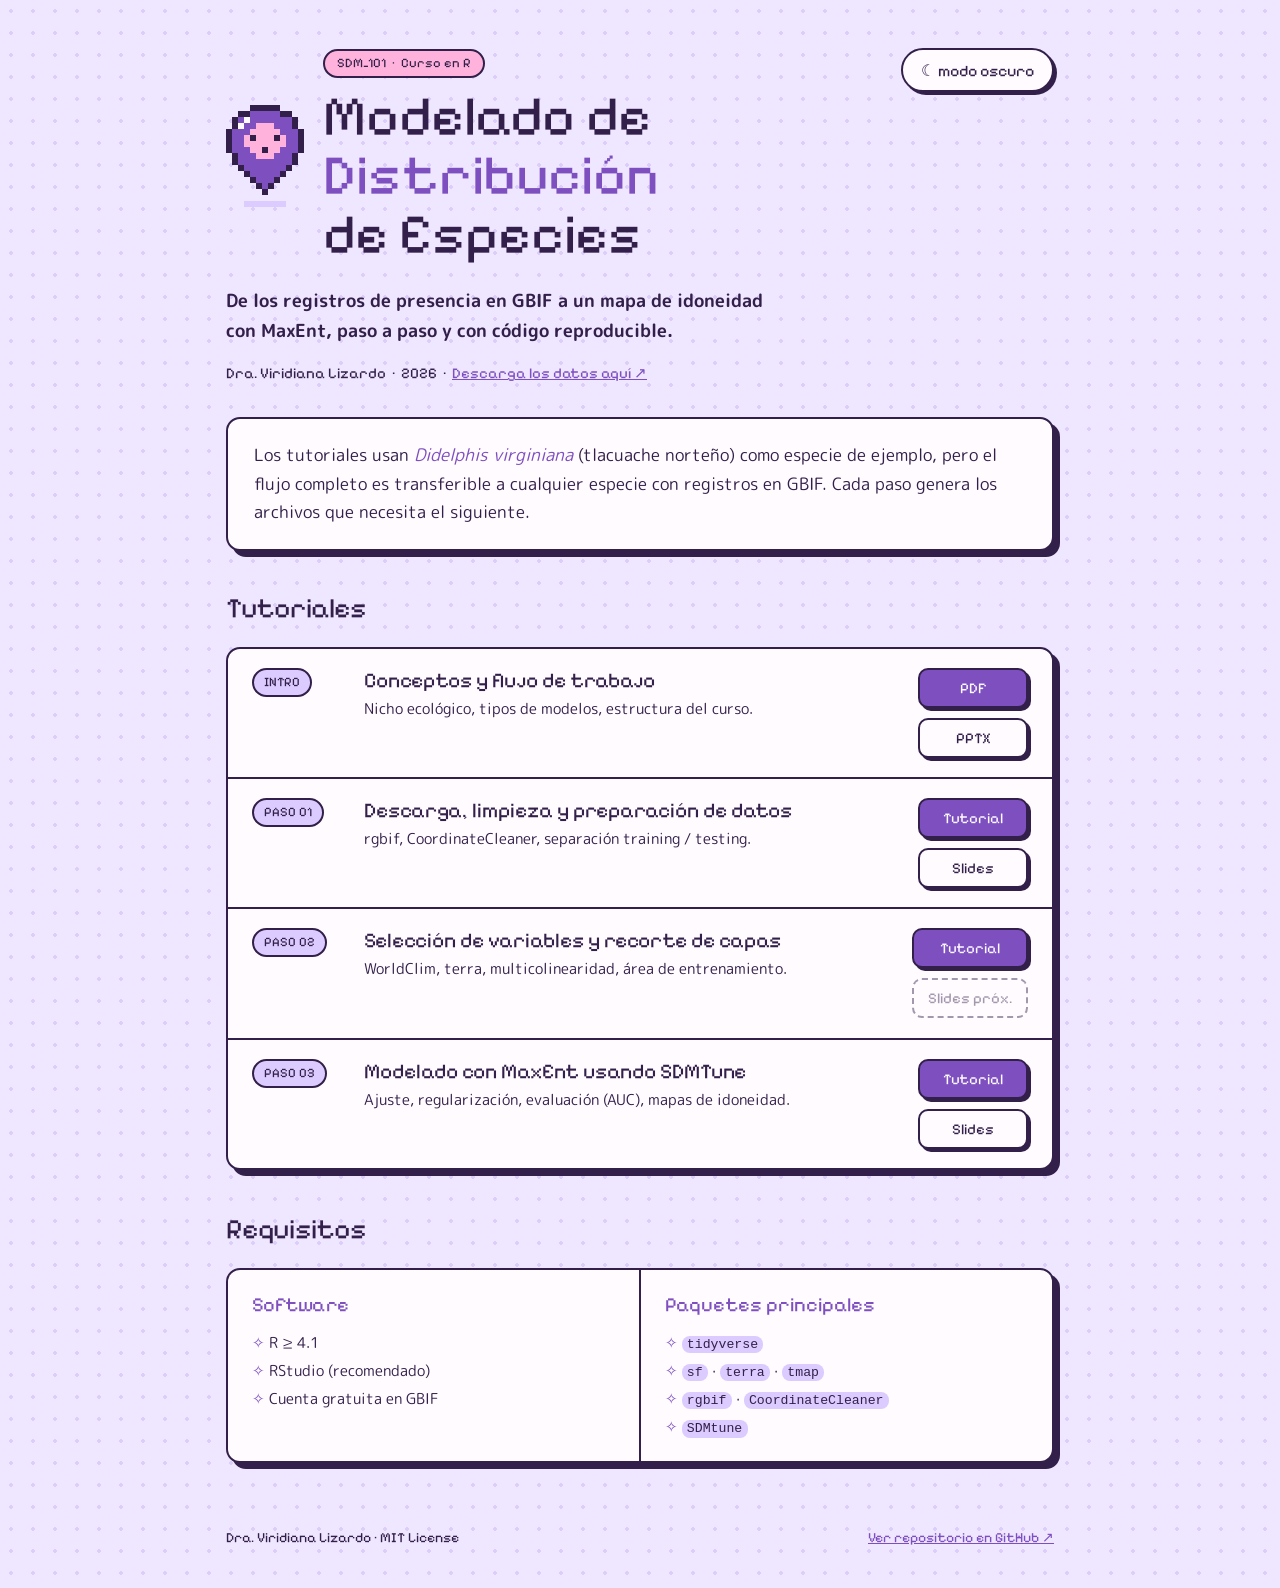
<file: docs/index.html>
<!DOCTYPE html>
<html lang="es">
<head>
  <meta charset="UTF-8">
  <meta name="viewport" content="width=device-width, initial-scale=1.0">
  <title>SDM 101 — Modelado de Distribución de Especies en R</title>
  <link rel="preconnect" href="https://fonts.googleapis.com">
  <link rel="preconnect" href="https://fonts.gstatic.com" crossorigin>
  <link href="https://fonts.googleapis.com/css2?family=Pixelify+Sans:wght@400;600;700&family=M+PLUS+Rounded+1c:wght@400;700;800&display=swap" rel="stylesheet">
  <script>
    // Mismo modo claro/oscuro que viridianalizardo.github.io (comparten localStorage por estar en el mismo dominio)
    (function () {
      var m = null;
      try { m = localStorage.getItem("modo"); } catch (e) {}
      if (!m) m = window.matchMedia("(prefers-color-scheme: dark)").matches ? "oscuro" : "claro";
      document.documentElement.setAttribute("data-modo", m);
    })();
  </script>
  <style>
    *, *::before, *::after { box-sizing: border-box; margin: 0; padding: 0; }

    /* ── PALETA (copiada de estilos.scss del sitio principal) ── */
    :root {
      --bg: #efe6ff;
      --paper: #fffbff;
      --ink: #33204a;
      --line: #33204a;
      --acc: #7d4fbf;
      --onacc: #fffbff;
      --soft: #dccbff;
      --pop: #ffb3dc;
      --dot: #dccdfa;
      --px: "Pixelify Sans", monospace;
      --sans: "M PLUS Rounded 1c", system-ui, sans-serif;
    }
    :root[data-modo="oscuro"] {
      --bg: #140a0c;
      --paper: #211014;
      --ink: #ffe4e8;
      --line: #ff7a8f;
      --acc: #ff5c72;
      --onacc: #140a0c;
      --soft: #3b1820;
      --pop: #7d2238;
      --dot: #2a1216;
      color-scheme: dark;
    }

    html { scroll-behavior: smooth; }

    body {
      background-color: var(--bg);
      background-image: radial-gradient(var(--dot) 2px, transparent 2px);
      background-size: 22px 22px;
      color: var(--ink);
      font-family: var(--sans);
      font-size: 1.05rem;
      line-height: 1.6;
      min-height: 100vh;
    }
    a { color: var(--acc); }
    ::selection { background: var(--pop); color: var(--ink); }

    /* ── HEADER ── */
    header {
      padding: 3rem 16px 2rem;
      max-width: 860px;
      margin: 0 auto;
    }

    .header-top {
      display: flex;
      align-items: center;
      gap: 1.2rem;
      margin-bottom: 1.4rem;
    }

    /* Logo en pixel art (mismo estilo que el escarabajo del sitio) */
    .logo {
      width: 78px;
      height: 102px;
      flex-shrink: 0;
      overflow: visible;
    }
    .logo .d { fill: var(--ink); }
    .logo .b { fill: var(--acc); }
    .logo .h { fill: var(--pop); }
    .logo .w { fill: var(--paper); }
    .logo .s { fill: var(--soft); }
    .logo .pin { animation: brinca .9s steps(2, end) infinite; }
    @keyframes brinca { 50% { transform: translateY(-1px); } }

    /* Botón de modo (igual que .boton-modo del sitio) */
    .boton-modo {
      margin-left: auto;
      align-self: flex-start;
      min-height: 44px;
      padding: 8px 18px;
      font-family: var(--px);
      font-size: 16px;
      color: var(--ink);
      background: var(--paper);
      border: 2px solid var(--line);
      border-radius: 999px;
      box-shadow: 3px 3px 0 var(--line);
      cursor: pointer;
      white-space: nowrap;
      transition: transform .08s, box-shadow .08s;
    }
    .boton-modo:hover { transform: translate(-2px, -2px); box-shadow: 5px 5px 0 var(--line); }

    .eyebrow {
      display: inline-block;
      font-family: var(--px);
      font-size: 13px;
      padding: 2px 12px;
      border: 2px solid var(--line);
      border-radius: 999px;
      background: var(--pop);
      color: var(--ink);
      margin-bottom: 0.6rem;
    }

    h1 {
      font-family: var(--px);
      font-size: clamp(36px, 6vw, 56px);
      font-weight: 400;
      color: var(--ink);
      line-height: 1.05;
    }

    h1 span { color: var(--acc); }

    .subtitle {
      font-size: 1.15rem;
      font-weight: 700;
      max-width: 560px;
      margin-bottom: 1rem;
    }

    .meta {
      font-family: var(--px);
      font-size: 15px;
    }

    .meta a { color: var(--acc); }
    .meta a:hover { color: var(--ink); }

    /* ── MAIN ── */
    main {
      max-width: 860px;
      margin: 0 auto;
      padding: 0 16px 3rem;
    }

    /* ── INTRO (como ventana) ── */
    .intro {
      background: var(--paper);
      border: 2px solid var(--line);
      border-radius: 14px;
      box-shadow: 6px 6px 0 var(--line);
      padding: 22px 26px;
      font-size: 1.08rem;
      line-height: 1.65;
    }

    .intro em { font-style: italic; color: var(--acc); }

    /* ── STEPS ── */
    .steps-label, .req-section h2 {
      font-family: var(--px);
      font-size: 28px;
      font-weight: 400;
      color: var(--ink);
      padding-top: 2.2rem;
      margin-bottom: 1rem;
    }

    .steps {
      display: flex;
      flex-direction: column;
      background: var(--paper);
      border: 2px solid var(--line);
      border-radius: 14px;
      box-shadow: 6px 6px 0 var(--line);
      overflow: hidden;
    }

    .step {
      display: grid;
      grid-template-columns: 5.5rem 1fr auto;
      align-items: start;
      gap: 0 1.5rem;
      padding: 1.2rem 1.5rem;
      border-bottom: 2px solid var(--line);
      transition: background 0.15s;
    }
    .step:last-child { border-bottom: 0; }
    .step:hover { background: var(--soft); }

    .step-num {
      align-self: start;
      justify-self: start;
      font-family: var(--px);
      font-size: 13px;
      padding: 2px 10px;
      border: 2px solid var(--line);
      border-radius: 999px;
      background: var(--soft);
      white-space: nowrap;
    }
    .step:hover .step-num { background: var(--pop); }

    .step-title {
      font-family: var(--px);
      font-size: 21px;
      line-height: 1.2;
      margin-bottom: 0.3rem;
    }

    .step-desc { font-size: 15px; line-height: 1.5; }

    .step-links {
      display: flex;
      flex-direction: column;
      align-items: stretch;
      gap: 10px;
      min-width: 110px;
    }

    /* Botones = .botonera .boton del sitio */
    .btn {
      display: inline-flex;
      align-items: center;
      justify-content: center;
      min-height: 40px;
      padding: 6px 14px;
      font-family: var(--px);
      font-size: 15px;
      color: var(--ink);
      background: var(--paper);
      border: 2px solid var(--line);
      border-radius: 10px;
      box-shadow: 3px 3px 0 var(--line);
      text-decoration: none;
      white-space: nowrap;
      transition: transform .08s, box-shadow .08s;
    }
    .btn:hover { color: var(--ink); transform: translate(-2px, -2px); box-shadow: 5px 5px 0 var(--line); }

    .btn.primary { background: var(--acc); color: var(--onacc); }
    .btn.primary:hover { color: var(--onacc); }

    .btn.disabled {
      opacity: 0.45;
      pointer-events: none;
      box-shadow: none;
      border-style: dashed;
    }

    /* ── REQUIREMENTS ── */
    .req-section { padding-top: 0.5rem; }
    .req-section h2 { padding-top: 1.8rem; }

    .req-grid {
      display: grid;
      grid-template-columns: 1fr 1fr;
      gap: 2px;
      background: var(--line);
      border: 2px solid var(--line);
      border-radius: 14px;
      box-shadow: 6px 6px 0 var(--line);
      overflow: hidden;
    }

    .req-card {
      background: var(--paper);
      padding: 1.2rem 1.5rem;
    }

    .req-card h3 {
      font-family: var(--px);
      font-size: 20px;
      font-weight: 400;
      color: var(--acc);
      margin-bottom: 0.5rem;
    }

    .req-card ul { list-style: none; font-size: 15px; }
    .req-card ul li { padding: 2px 0; }
    .req-card ul li::before { content: '✧ '; color: var(--acc); }

    code {
      font-family: ui-monospace, Consolas, monospace;
      font-size: 0.88em;
      color: var(--ink);
      background: var(--soft);
      padding: 0.1em 0.4em;
      border-radius: 8px;
    }

    /* ── FOOTER ── */
    footer {
      max-width: 860px;
      margin: 0 auto;
      padding: 1rem 16px 40px;
      display: flex;
      flex-wrap: wrap;
      justify-content: space-between;
      align-items: center;
      gap: 10px;
      font-family: var(--px);
      font-size: 14px;
    }

    footer a { color: var(--acc); }
    footer a:hover { color: var(--ink); }

    /* ── MOBILE ── */
    @media (max-width: 600px) {
      .header-top { flex-direction: column; align-items: flex-start; gap: 0.8rem; }
      .boton-modo { margin-left: 0; order: -1; align-self: flex-end; }
      .step { grid-template-columns: 1fr; gap: 0.6rem; padding: 1.2rem; }
      .step-links { flex-direction: row; align-items: center; }
      .req-grid { grid-template-columns: 1fr; }
      footer { flex-direction: column; text-align: center; }
    }

    @media (prefers-reduced-motion: reduce) { *, *::before, *::after { transition: none !important; animation: none !important; } }
  </style>
</head>
<body>

<header>
  <div class="header-top">
    <svg class="logo" viewBox="0 0 13 17" shape-rendering="crispEdges" role="img" aria-label="Logo SDM 101"><rect class="s" x="3" y="16" width="7" height="1"/><g class="pin"><rect class="d" x="4" y="0" width="5" height="1"/><rect class="d" x="2" y="1" width="2" height="1"/><rect class="b" x="4" y="1" width="5" height="1"/><rect class="d" x="9" y="1" width="2" height="1"/><rect class="d" x="1" y="2" width="1" height="1"/><rect class="b" x="2" y="2" width="1" height="1"/><rect class="w" x="3" y="2" width="1" height="1"/><rect class="b" x="4" y="2" width="7" height="1"/><rect class="d" x="11" y="2" width="1" height="1"/><rect class="d" x="1" y="3" width="1" height="1"/><rect class="w" x="2" y="3" width="1" height="1"/><rect class="b" x="3" y="3" width="2" height="1"/><rect class="h" x="5" y="3" width="3" height="1"/><rect class="b" x="8" y="3" width="3" height="1"/><rect class="d" x="11" y="3" width="1" height="1"/><rect class="d" x="0" y="4" width="1" height="1"/><rect class="b" x="1" y="4" width="3" height="1"/><rect class="h" x="4" y="4" width="5" height="1"/><rect class="b" x="9" y="4" width="3" height="1"/><rect class="d" x="12" y="4" width="1" height="1"/><rect class="d" x="0" y="5" width="1" height="1"/><rect class="b" x="1" y="5" width="2" height="1"/><rect class="h" x="3" y="5" width="1" height="1"/><rect class="d" x="4" y="5" width="1" height="1"/><rect class="h" x="5" y="5" width="3" height="1"/><rect class="d" x="8" y="5" width="1" height="1"/><rect class="h" x="9" y="5" width="1" height="1"/><rect class="b" x="10" y="5" width="2" height="1"/><rect class="d" x="12" y="5" width="1" height="1"/><rect class="d" x="0" y="6" width="1" height="1"/><rect class="b" x="1" y="6" width="2" height="1"/><rect class="h" x="3" y="6" width="7" height="1"/><rect class="b" x="10" y="6" width="2" height="1"/><rect class="d" x="12" y="6" width="1" height="1"/><rect class="d" x="0" y="7" width="1" height="1"/><rect class="b" x="1" y="7" width="3" height="1"/><rect class="h" x="4" y="7" width="2" height="1"/><rect class="d" x="6" y="7" width="1" height="1"/><rect class="h" x="7" y="7" width="2" height="1"/><rect class="b" x="9" y="7" width="3" height="1"/><rect class="d" x="12" y="7" width="1" height="1"/><rect class="d" x="1" y="8" width="1" height="1"/><rect class="b" x="2" y="8" width="3" height="1"/><rect class="h" x="5" y="8" width="3" height="1"/><rect class="b" x="8" y="8" width="3" height="1"/><rect class="d" x="11" y="8" width="1" height="1"/><rect class="d" x="1" y="9" width="1" height="1"/><rect class="b" x="2" y="9" width="9" height="1"/><rect class="d" x="11" y="9" width="1" height="1"/><rect class="d" x="2" y="10" width="1" height="1"/><rect class="b" x="3" y="10" width="7" height="1"/><rect class="d" x="10" y="10" width="1" height="1"/><rect class="d" x="3" y="11" width="1" height="1"/><rect class="b" x="4" y="11" width="5" height="1"/><rect class="d" x="9" y="11" width="1" height="1"/><rect class="d" x="4" y="12" width="1" height="1"/><rect class="b" x="5" y="12" width="3" height="1"/><rect class="d" x="8" y="12" width="1" height="1"/><rect class="d" x="5" y="13" width="1" height="1"/><rect class="b" x="6" y="13" width="1" height="1"/><rect class="d" x="7" y="13" width="1" height="1"/><rect class="d" x="6" y="14" width="1" height="1"/></g></svg>
    <div>
      <p class="eyebrow">SDM_101 &nbsp;·&nbsp; Curso en R</p>
      <h1>Modelado de <span>Distribución</span><br>de Especies</h1>
    </div>
    <button class="boton-modo" type="button" id="boton-modo">☾ modo oscuro</button>
  </div>
  <p class="subtitle">
    De los registros de presencia en GBIF a un mapa de idoneidad con MaxEnt,
    paso a paso y con código reproducible.
  </p>
  <p class="meta">
    Dra. Viridiana Lizardo &nbsp;·&nbsp; 2026 &nbsp;·&nbsp;
    <a href="https://github.com/ViridianaLizardo/SDM_101"> Descarga los datos aquí ↗</a>
  </p>
</header>

<main>

  <div class="intro">
    Los tutoriales usan <em>Didelphis virginiana</em> (tlacuache norteño) como especie de ejemplo,
    pero el flujo completo es transferible a cualquier especie con registros en GBIF.
    Cada paso genera los archivos que necesita el siguiente.
  </div>

  <p class="steps-label">Tutoriales</p>

  <div class="steps">

    <div class="step">
      <span class="step-num">INTRO</span>
      <div class="step-body">
        <div class="step-title">Conceptos y flujo de trabajo</div>
        <div class="step-desc">Nicho ecológico, tipos de modelos, estructura del curso.</div>
      </div>
      <div class="step-links">
        <a class="btn primary" href="intro.pdf">PDF</a>
        <a class="btn" href="intro.pptx">PPTX</a>
      </div>
    </div>

    <div class="step">
      <span class="step-num">PASO 01</span>
      <div class="step-body">
        <div class="step-title">Descarga, limpieza y preparación de datos</div>
        <div class="step-desc">rgbif, CoordinateCleaner, separación training / testing.</div>
      </div>
      <div class="step-links">
        <a class="btn primary" href="paso01.nb.html">Tutorial</a>
        <a class="btn" href="slides-paso-01.html">Slides</a>
      </div>
    </div>

    <div class="step">
      <span class="step-num">PASO 02</span>
      <div class="step-body">
        <div class="step-title">Selección de variables y recorte de capas</div>
        <div class="step-desc">WorldClim, terra, multicolinearidad, área de entrenamiento.</div>
      </div>
      <div class="step-links">
        <a class="btn primary" href="paso02.nb.html">Tutorial</a>
        <a class="btn disabled" href="#">Slides próx.</a>
      </div>
    </div>

    <div class="step">
      <span class="step-num">PASO 03</span>
      <div class="step-body">
        <div class="step-title">Modelado con MaxEnt usando SDMTune</div>
        <div class="step-desc">Ajuste, regularización, evaluación (AUC), mapas de idoneidad.</div>
      </div>
      <div class="step-links">
        <a class="btn primary" href="paso03.nb.html">Tutorial</a>
        <a class="btn" href="slides-paso-03.html">Slides</a>
      </div>
    </div>

  </div>

  <div class="req-section">
    <h2>Requisitos</h2>
    <div class="req-grid">
      <div class="req-card">
        <h3>Software</h3>
        <ul>
          <li>R ≥ 4.1</li>
          <li>RStudio (recomendado)</li>
          <li>Cuenta gratuita en GBIF</li>
        </ul>
      </div>
      <div class="req-card">
        <h3>Paquetes principales</h3>
        <ul>
          <li><code>tidyverse</code></li>
          <li><code>sf</code> · <code>terra</code> · <code>tmap</code></li>
          <li><code>rgbif</code> · <code>CoordinateCleaner</code></li>
          <li><code>SDMtune</code></li>
        </ul>
      </div>
    </div>
  </div>

</main>

<footer>
  <span>Dra. Viridiana Lizardo · MIT License</span>
  <a href="https://github.com/ViridianaLizardo/SDM_101">Ver repositorio en GitHub ↗</a>
</footer>

<script>
  // Botón claro / oscuro (mismo comportamiento que viridianalizardo.github.io)
  (function () {
    var raiz = document.documentElement;
    var boton = document.getElementById("boton-modo");
    function pintar() {
      var oscuro = raiz.getAttribute("data-modo") === "oscuro";
      boton.textContent = oscuro ? "☼ modo claro" : "☾ modo oscuro";
      boton.setAttribute("aria-pressed", oscuro ? "true" : "false");
    }
    boton.addEventListener("click", function () {
      var nuevo = raiz.getAttribute("data-modo") === "oscuro" ? "claro" : "oscuro";
      raiz.setAttribute("data-modo", nuevo);
      try { localStorage.setItem("modo", nuevo); } catch (e) {}
      pintar();
    });
    pintar();
  })();
</script>

</body>
</html>
</file>
